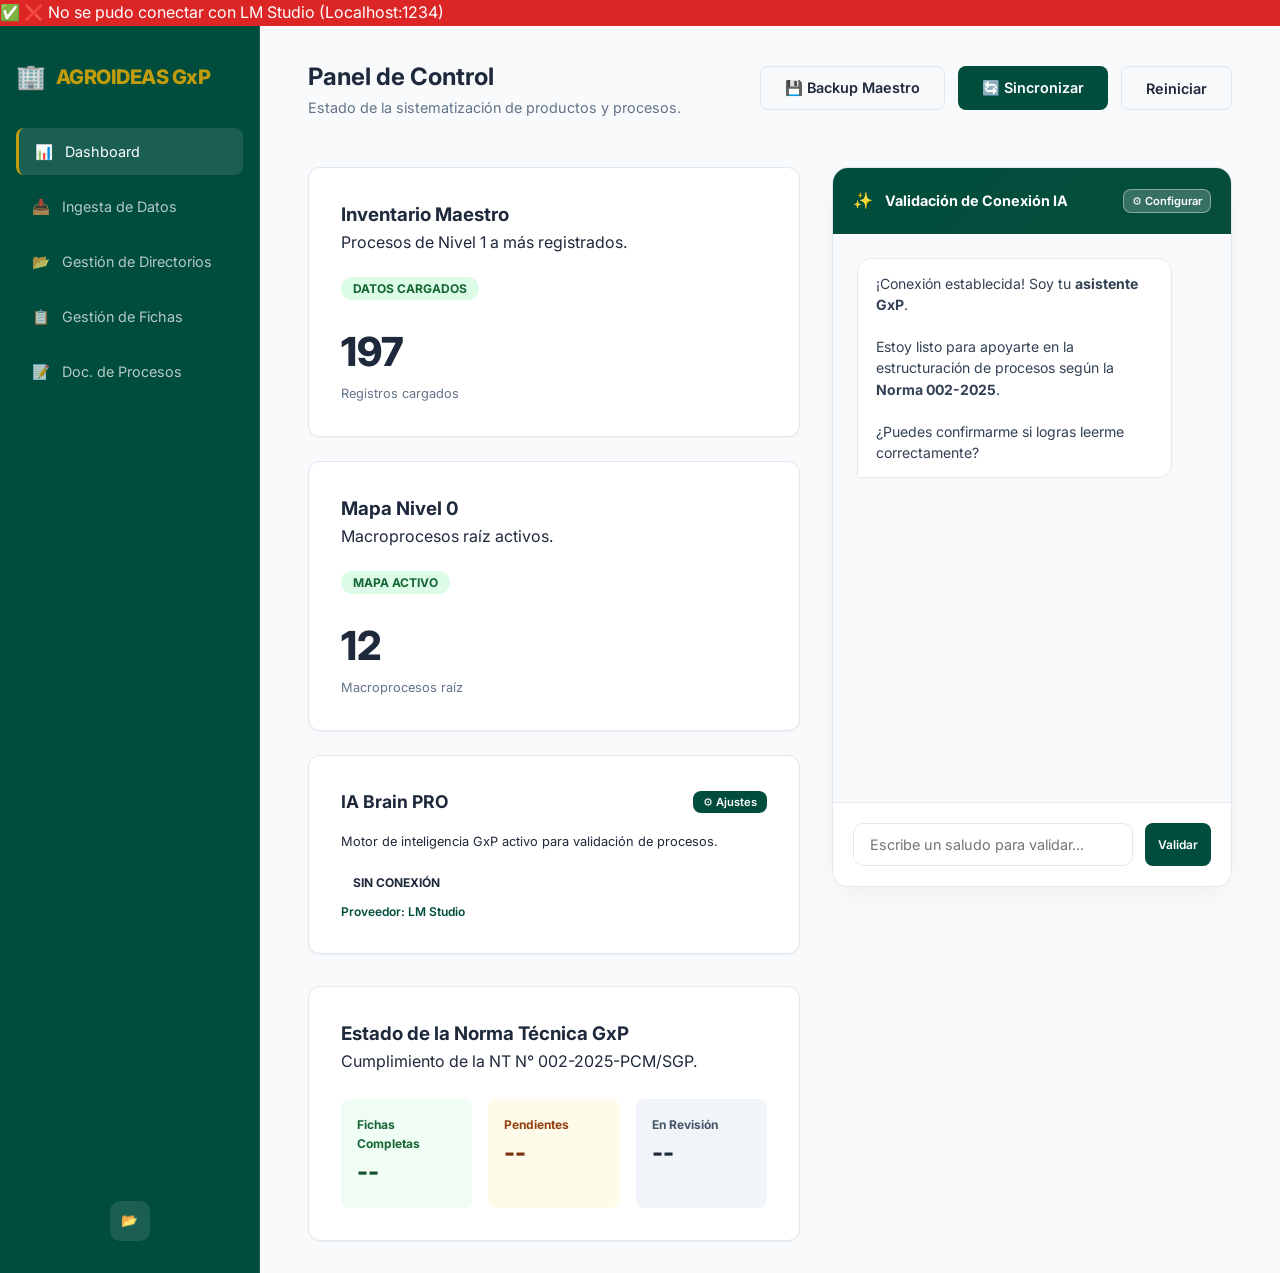
<file: index.html>
<!DOCTYPE html>
<html lang="es">
<head>
    <meta charset="UTF-8">
    <meta name="viewport" content="width=device-width, initial-scale=1.0">
    <title>Dashboard | AGROIDEAS GxP</title>
    <link rel="stylesheet" href="css/main.css">
    <link href="https://fonts.googleapis.com/css2?family=Inter:wght@400;600;700;800&display=swap" rel="stylesheet">
    <style>
        .toast.show { transform: translateY(0); }

        /* Estilos de Chat Dashboard Premium */
        .dashboard-layout { display: grid; grid-template-columns: 1fr 400px; gap: 2rem; align-items: start; }
        .chat-panel { 
            display: flex; flex-direction: column; height: calc(100vh - 180px); 
            background: white; border-radius: 16px; border: 1px solid var(--color-border);
            overflow: hidden; box-shadow: 0 10px 25px -5px rgba(0,0,0,0.05);
            position: sticky; top: 120px;
        }
        .chat-panel__header { padding: 1.25rem; background: linear-gradient(135deg, var(--color-primary) 0%, #064e3b 100%); color: white; display:flex; align-items:center; gap:0.75rem; }
        .chat-panel__messages { 
            flex: 1; overflow-y: auto; padding: 1.5rem; display: flex; flex-direction: column; gap: 1.25rem; background: #f8fafc; 
            scroll-behavior: smooth;
        }
        .message { 
            padding: 0.9rem 1.1rem; border-radius: 14px; font-size: 0.88rem; max-width: 90%; 
            line-height: 1.5; animation: fadeIn 0.3s ease-out;
        }
        .message strong { font-weight: 700; color: inherit; }
        .message--user { 
            align-self: flex-end; background: var(--color-primary); color: white; 
            border-bottom-right-radius: 2px; box-shadow: 0 4px 6px -1px rgba(5, 150, 105, 0.2);
        }
        .message--ai { 
            align-self: flex-start; background: white; border: 1px solid var(--color-border); 
            color: #334155; border-bottom-left-radius: 2px; box-shadow: 0 2px 4px rgba(0,0,0,0.02);
        }
        .chat-panel__input { padding: 1.25rem; background: white; border-top: 1px solid var(--color-border); display: flex; gap: 0.75rem; }
        .chat-input { 
            flex: 1; padding: 0.75rem 1rem; border: 1px solid #e2e8f0; border-radius: 10px; 
            font-family: inherit; font-size: 0.9rem; transition: all 0.2s;
        }
        .chat-input:focus { outline: none; border-color: var(--color-primary); box-shadow: 0 0 0 3px rgba(5, 150, 105, 0.1); }
        
        @keyframes fadeIn {
            from { opacity: 0; transform: translateY(10px); }
            to { opacity: 1; transform: translateY(0); }
        }
    </style>
</head>
<body>
    <div id="ai-toast" class="toast">
        <span>✅</span> <span id="toast-msg">IA Conectada con éxito</span>
    </div>

    <div class="app-container">
        <aside class="sidebar">
            <div class="sidebar__logo">
                <span style="font-size: 1.5rem;">🏢</span>
                <span>AGROIDEAS GxP</span>
            </div>
            <nav>
                <ul class="sidebar__nav">
                    <li><a href="index.html" class="sidebar__link sidebar__link--active"><span>📊</span> <span>Dashboard</span></a></li>
                    <li><a href="admin-ingesta.html" class="sidebar__link"><span>📥</span> <span>Ingesta de Datos</span></a></li>
                    <li><a href="admin-directorios.html" class="sidebar__link"><span>📂</span> <span>Gestión de Directorios</span></a></li>
                    <li><a href="gestion-fichas.html" class="sidebar__link"><span>📋</span> <span>Gestión de Fichas</span></a></li>
                    <li><a href="documentos-procesos.html" class="sidebar__link"><span>📝</span> <span>Doc. de Procesos</span></a></li>
                </ul>
            </nav>
        </aside>

        <main class="content">
            <header class="header">
                <div>
                    <h1 class="header__title">Panel de Control</h1>
                    <p class="header__subtitle">Estado de la sistematización de productos y procesos.</p>
                </div>
                <div style="display:flex; gap:0.8rem;">
                    <button class="btn btn--outline" onclick="db.exportFullDatabase()" title="Descargar todo para actualizar archivo semilla">💾 Backup Maestro</button>
                    <button class="btn btn--primary" onclick="syncWithMaster()">🔄 Sincronizar</button>
                    <button class="btn btn--outline" onclick="resetSystem()">Reiniciar</button>
                </div>
            </header>

            <div class="dashboard-layout">
                <section class="data-grid-container">
                    <div class="data-grid">
                        <!-- Inventario -->
                        <div class="card">
                            <h3>Inventario Maestro</h3>
                            <p class="color-text-muted">Procesos de Nivel 1 a más registrados.</p>
                            <div style="margin: 1.2rem 0;"><span id="badge-inv" class="status-badge">DETECTANDO...</span></div>
                            <p id="count-inv" style="font-size: 2.5rem; font-weight: 800;">0</p>
                            <p style="font-size: 0.8rem; color: var(--color-text-muted);">Registros cargados</p>
                        </div>

                        <!-- Mapa 0 -->
                        <div class="card">
                            <h3>Mapa Nivel 0</h3>
                            <p class="color-text-muted">Macroprocesos raíz activos.</p>
                            <div style="margin: 1.2rem 0;"><span id="badge-n0" class="status-badge">DETECTANDO...</span></div>
                            <p id="count-n0" style="font-size: 2.5rem; font-weight: 800;">0</p>
                            <p style="font-size: 0.8rem; color: var(--color-text-muted);">Macroprocesos raíz</p>
                        </div>

                        <!-- IA Brain PRO - Simplificado -->
                        <div class="card">
                            <div style="display:flex; justify-content:space-between; align-items:center; margin-bottom:1rem;">
                                <h3 style="font-size:1.1rem;">IA Brain PRO</h3>
                                <button class="btn btn--primary btn--sm" onclick="openConfig()" style="font-size:0.7rem; padding:4px 10px;">⚙️ Ajustes</button>
                            </div>
                            <p class="color-text-muted" style="font-size:0.8rem; margin-bottom:1rem;">Motor de inteligencia GxP activo para validación de procesos.</p>
                            <div style="margin: 0.5rem 0;"><span id="badge-ai" class="status-badge status-badge--pending">CARGANDO...</span></div>
                            <p id="active-provider-name" style="font-size:0.75rem; font-weight:600; color:var(--color-primary); margin-top:0.5rem;">Cargando configuración...</p>
                        </div>
                    </div>

                    <div class="card" style="margin-top:2rem;">
                         <h3>Estado de la Norma Técnica GxP</h3>
                         <p class="color-text-muted" style="margin-bottom:1.5rem;">Cumplimiento de la NT N° 002-2025-PCM/SGP.</p>
                         <div style="display:grid; grid-template-columns: 1fr 1fr 1fr; gap:1rem;">
                             <div style="padding:1rem; background:#f0fdf4; border-radius:8px;">
                                 <h4 style="color:#166534; font-size:0.75rem;">Fichas Completas</h4>
                                 <p style="font-size:1.5rem; font-weight:800; color:#14532d;">--</p>
                             </div>
                             <div style="padding:1rem; background:#fffbeb; border-radius:8px;">
                                 <h4 style="color:#92400e; font-size:0.75rem;">Pendientes</h4>
                                 <p style="font-size:1.5rem; font-weight:800; color:#78350f;">--</p>
                             </div>
                             <div style="padding:1rem; background:#f1f5f9; border-radius:8px;">
                                 <h4 style="color:#475569; font-size:0.75rem;">En Revisión</h4>
                                 <p style="font-size:1.5rem; font-weight:800; color:#1e293b;">--</p>
                             </div>
                         </div>
                    </div>
                </section>

                <!-- Panel de Chat IA -->
                <aside class="chat-panel">
                    <div class="chat-panel__header">
                        <span>✨</span>
                        <h3 style="font-size:0.9rem; margin:0; flex:1; color:white;">Validación de Conexión IA</h3>
                        <button class="btn btn--sm" onclick="openConfig()" style="background: rgba(255,255,255,0.2); color:white; border:1px solid rgba(255,255,255,0.4); padding:4px 8px; font-size:0.7rem;">⚙️ Configurar</button>
                    </div>
                    <div class="chat-panel__messages" id="chat-messages">
                        <div class="message message--ai">
                            ¡Conexión establecida! Soy tu <strong>asistente GxP</strong>. <br><br>
                            Estoy listo para apoyarte en la estructuración de procesos según la <strong>Norma 002-2025</strong>. <br><br>
                            ¿Puedes confirmarme si logras leerme correctamente?
                        </div>
                    </div>
                    <div class="chat-panel__input">
                        <input type="text" id="chat-input" class="chat-input" placeholder="Escribe un saludo para validar...">
                        <button class="btn btn--primary btn--sm" onclick="sendChatMessage()">Validar</button>
                    </div>
                </aside>
            </div>
        </main>
    </div>

    <!-- Modal de Configuración IA -->
    <div id="config-modal" class="modal-overlay">
        <div class="modal-content" style="max-width: 400px;">
            <h3 style="margin-bottom:1.5rem;">Configuración de IA</h3>
            
            <div style="margin-bottom:1.2rem;">
                <label style="display:block; font-size:0.8rem; font-weight:600; margin-bottom:0.4rem;">Proveedor de IA</label>
                <select id="ai-provider-select" style="width:100%; padding:0.6rem; border-radius:6px; border:1px solid var(--color-border);">
                    <option value="gemini">Google Gemini (Cloud)</option>
                    <option value="lm-studio">LM Studio (Local: 1234)</option>
                </select>
            </div>

            <div id="gemini-config-group" style="margin-bottom:1.5rem;">
                <label style="display:block; font-size:0.8rem; font-weight:600; margin-bottom:0.4rem;">Gemini API Key</label>
                <input type="password" id="gemini-key-input" placeholder="AIzaSy..." style="width:100%; padding:0.6rem; border-radius:6px; border:1px solid var(--color-border); margin-bottom:0.8rem;">
                
                <label style="display:block; font-size:0.8rem; font-weight:600; margin-bottom:0.4rem;">Modelo Gemini</label>
                <select id="gemini-model-input" style="width:100%; padding:0.6rem; border-radius:6px; border:1px solid var(--color-border);">
                    <option value="gemini-2.5-flash">Gemini 2.5 Flash (Recomendado)</option>
                    <option value="gemini-2.5-pro">Gemini 2.5 Pro</option>
                    <option value="gemini-3.1-pro-preview">Gemini 3.1 Pro Preview</option>
                    <option value="gemini-1.5-flash">Gemini 1.5 Flash</option>
                </select>
            </div>

            <div id="lm-config-group" style="margin-bottom:1.5rem; display:none;">
                <label style="display:block; font-size:0.8rem; font-weight:600; margin-bottom:0.4rem;">LM Studio Bearer Token</label>
                <input type="password" id="lm-token-input" placeholder="sk-lm-..." style="width:100%; padding:0.6rem; border-radius:6px; border:1px solid var(--color-border);">
            </div>

            <div style="display:flex; justify-content:flex-end; gap:0.8rem;">
                <button class="btn btn--outline btn--sm" onclick="closeConfig()">Cancelar</button>
                <button class="btn btn--primary btn--sm" onclick="saveConfig()">Guardar Cambios</button>
            </div>
        </div>
    </div>

    <script src="js/storage.js"></script>
    <script src="js/core-engine.js"></script>
    <script src="js/ai-handler.js"></script>
    <script src="js/ui-ux.js"></script>
    <script>
        function showToast(msg, type = 'success') {
            const toast = document.getElementById('ai-toast');
            if (toast) {
                const msgSpan = document.getElementById('toast-msg');
                msgSpan.textContent = msg;
                
                // Reset classes
                toast.className = 'toast';
                if (type === 'error') toast.classList.add('toast--error');
                if (type === 'warning') toast.classList.add('toast--warning');
                
                toast.classList.add('show');
                setTimeout(() => toast.classList.remove('show'), 3500);
            }
        }

        async function updateUI() {
            try {
                // 1. Inicializar desde Fuente Única de Verdad (JSON)
                await db.bootstrap();

                // 2. Cargar Datos Locales
                const inv = db.get(db.DB_KEYS.INVENTARIO) || [];
                const n0 = db.get(db.DB_KEYS.MAPA_NIVEL_0) || [];

                document.getElementById('count-inv').textContent = inv.length;
                document.getElementById('count-n0').textContent = n0.length;

                const bInv = document.getElementById('badge-inv');
                bInv.textContent = inv.length > 0 ? 'DATOS CARGADOS' : 'SISTEMA VACÍO';
                bInv.className = `status-badge ${inv.length > 0 ? 'status-badge--success' : 'status-badge--warning'}`;

                const bN0 = document.getElementById('badge-n0');
                bN0.textContent = n0.length > 0 ? 'MAPA ACTIVO' : 'SIN MAPA';
                bN0.className = `status-badge ${n0.length > 0 ? 'status-badge--success' : 'status-badge--warning'}`;

                // 3. Cargar Configuración IA
                const provider = localStorage.getItem('AI_PROVIDER') || 'lm-studio';
                const providerName = provider === 'gemini' ? 'Google Gemini' : 'LM Studio';
                document.getElementById('active-provider-name').textContent = `Proveedor: ${providerName}`;

                // 4. Test Conexión Asíncrono
                checkAIConnection().then(ok => {
                    const bAi = document.getElementById('badge-ai');
                    if (ok) {
                        const name = provider === 'gemini' ? 'Google Gemini' : 'LM Studio';
                        bAi.textContent = `${name.toUpperCase()} LISTO`;
                        bAi.className = 'status-badge status-badge--success';
                        showToast(`${name} conectado correctamente`);
                    } else {
                        bAi.textContent = 'SIN CONEXIÓN';
                        bAi.className = 'status-badge status-badge--warning';
                    }
                });
            } catch (e) {
                console.error("Dashboard UI Error:", e);
            }
        }

        // La función saveConfig ahora reside en ai-handler.js para evitar duplicidad
        // y asegurar que el modal se cierre correctamente.

        function resetSystem() {
            if(confirm('¿Reiniciar todo el sistema? Se perderán cambios manuales.')){
                localStorage.clear();
                location.reload();
            }
        }

        async function syncWithMaster() {
            if(confirm('¿Sincronizar con el Inventario Maestro? Esto actualizará su base de datos local con la versión más reciente del servidor.')){
                const ok = await db.forceLoadMaster();
                if(ok) {
                    showToast('Sincronización exitosa');
                    updateUI();
                } else {
                    alert('Error al sincronizar con el archivo maestro.');
                }
            }
        }

        // --- Lógica de Chat IA con Formato ---
        function formatMarkdown(text) {
            if (!text) return "";
            return text
                .replace(/\*\*(.*?)\*\*/g, '<strong>$1</strong>')
                .replace(/\*(.*?)\*/g, '<em>$1</em>')
                .replace(/\n/g, '<br>')
                .replace(/^- (.*)$/gm, '• $1'); // Simular listas
        }

        async function sendChatMessage() {
            const input = document.getElementById('chat-input');
            const messages = document.getElementById('chat-messages');
            const text = input.value.trim();
            if(!text) return;

            // Añadir mensaje usuario
            const userMsg = document.createElement('div');
            userMsg.className = 'message message--user';
            userMsg.textContent = text;
            messages.appendChild(userMsg);
            input.value = '';
            messages.scrollTop = messages.scrollHeight;

            // Añadir placeholder AI
            const aiMsg = document.createElement('div');
            aiMsg.className = 'message message--ai';
            aiMsg.innerHTML = '<span class="loading-dots">Generando respuesta...</span>';
            messages.appendChild(aiMsg);

            try {
                const response = await getAICompletion(text);
                aiMsg.innerHTML = formatMarkdown(response);
            } catch(e) {
                aiMsg.innerHTML = `<span style="color:#dc2626">⚠️ Error: ${e.message}</span>`;
                console.error("Chat Error:", e);
            }
            messages.scrollTop = messages.scrollHeight;
        }

        document.getElementById('chat-input').onkeydown = (e) => {
            if(e.key === 'Enter') sendChatMessage();
        };

        document.addEventListener('DOMContentLoaded', updateUI);
    </script>
</body>
</html>
</file>
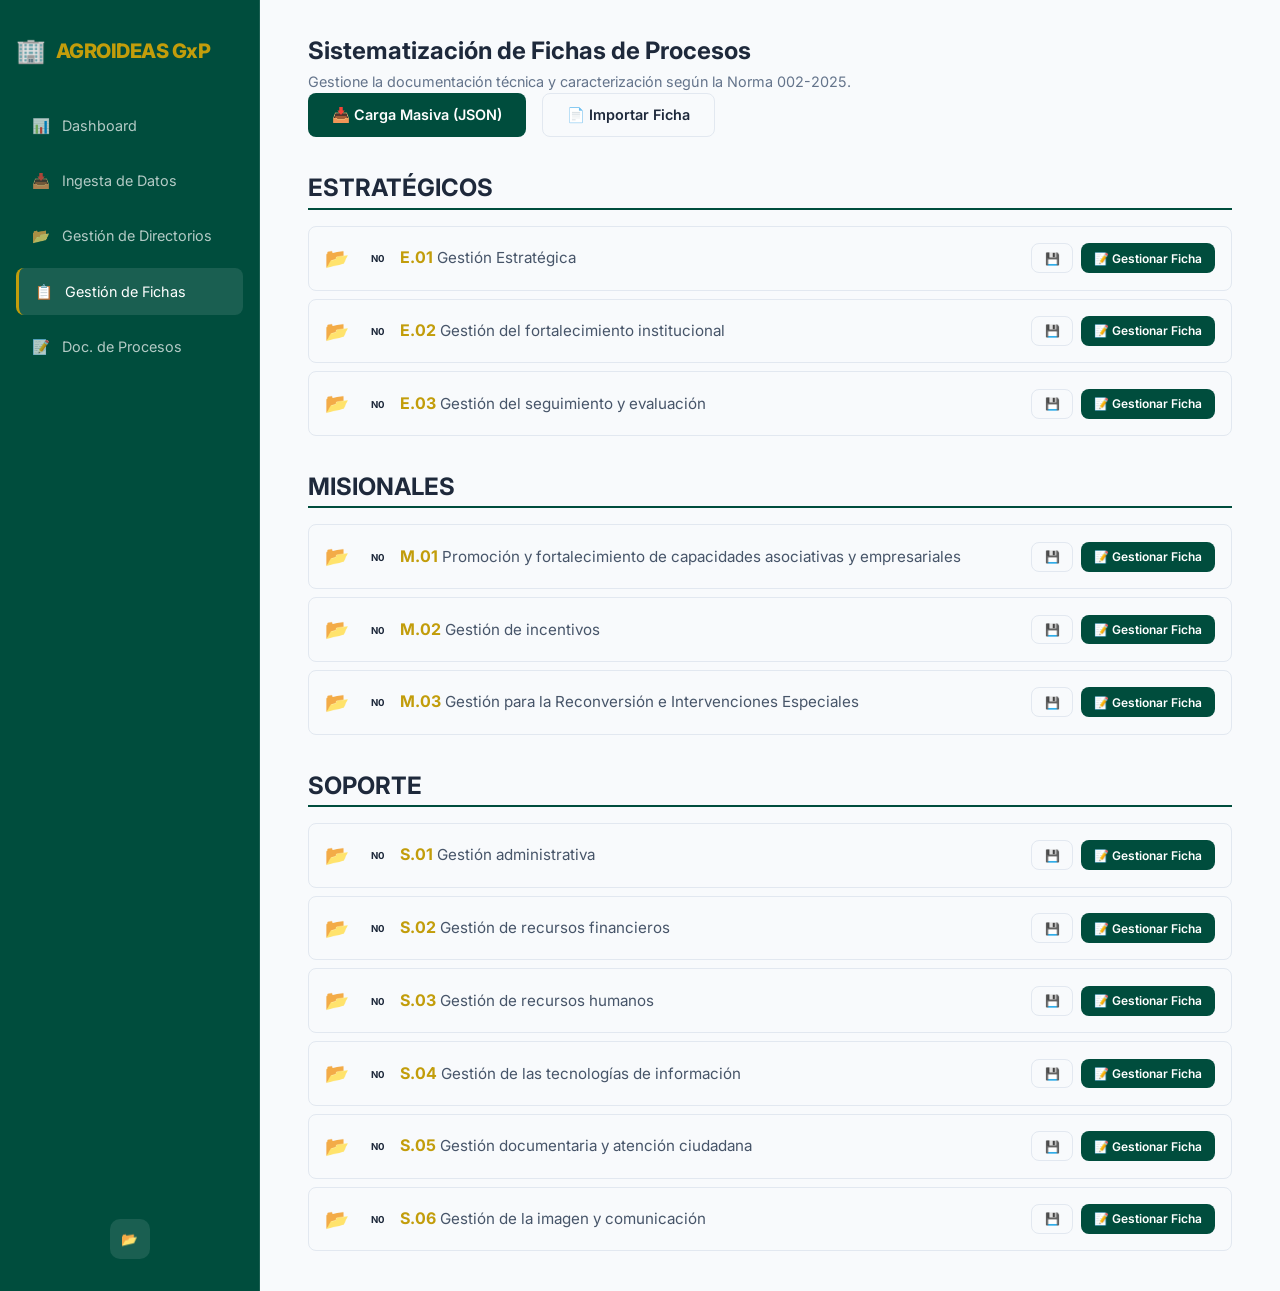
<file: gestion-fichas.html>
<!DOCTYPE html>
<html lang="es">
<head>
    <meta charset="UTF-8">
    <meta name="viewport" content="width=device-width, initial-scale=1.0">
    <title>Gestor de Fichas GxP | AGROIDEAS</title>
    <link rel="stylesheet" href="css/main.css">
    <link href="https://fonts.googleapis.com/css2?family=Inter:wght@400;600;700;800&display=swap" rel="stylesheet">
    <style>
        .filter-header {
            display: flex;
            justify-content: space-between;
            align-items: center;
            background: white;
            padding: 1.5rem 2rem;
            border-bottom: 1px solid var(--color-border);
            margin: -2rem -3rem 2rem -3rem;
        }
    </style>
</head>
<body>
    <div class="app-container">
        <aside class="sidebar">
            <div class="sidebar__logo">
                <span style="font-size: 1.5rem;">🏢</span>
                <span>AGROIDEAS GxP</span>
            </div>
            <nav>
                <ul class="sidebar__nav">
                    <li><a href="index.html" class="sidebar__link"><span>📊</span> <span>Dashboard</span></a></li>
                    <li><a href="admin-ingesta.html" class="sidebar__link"><span>📥</span> <span>Ingesta de Datos</span></a></li>
                    <li><a href="admin-directorios.html" class="sidebar__link"><span>📂</span> <span>Gestión de Directorios</span></a></li>
                    <li><a href="gestion-fichas.html" class="sidebar__link sidebar__link--active"><span>📋</span> <span>Gestión de Fichas</span></a></li>
                    <li><a href="documentos-procesos.html" class="sidebar__link"><span>📝</span> <span>Doc. de Procesos</span></a></li>
                </ul>
            </nav>
        </aside>

        <main class="content">
                <div>
                    <h1 class="header__title">Sistematización de Fichas de Procesos</h1>
                    <p class="header__subtitle">Gestione la documentación técnica y caracterización según la Norma 002-2025.</p>
                </div>
                <div style="display:flex; gap:1rem;">
                    <button class="btn btn--primary" onclick="openModal('mass')">📥 Carga Masiva (JSON)</button>
                    <button class="btn btn--outline" onclick="openModal('single')">📄 Importar Ficha</button>
                </div>
            </header>

            <div id="inventory-list">
                <!-- Acordeones cargados por JS -->
            </div>
        </main>
    </div>

    <!-- Modal de Ingesta -->
    <div id="ingesta-modal" class="modal" style="display: none; position: fixed; z-index: 2000; left: 0; top: 0; width: 100%; height: 100%; background: rgba(0,0,0,0.5); backdrop-filter: blur(4px);">
        <div class="modal-content" style="background: white; margin: 5% auto; padding: 2.5rem; border-radius: 16px; width: 60%; max-width: 800px; box-shadow: var(--shadow-lg); position: relative;">
            <h2 id="modal-title" style="margin-bottom:1rem; color:var(--color-primary);">Carga Masiva de Fichas</h2>
            <p style="font-size:0.8rem; color:var(--color-text-muted); margin-bottom:1.5rem;">Pegue el contenido JSON siguiendo el formato inmutable de MIDAGRI.</p>
            <textarea id="json-input" class="form-control" style="width:100%; height:300px; font-family:monospace; font-size:0.75rem; padding:1rem; border-radius:8px; margin-bottom:1.5rem; border:1px solid var(--color-border);" placeholder='[ { "fichaDeProductoYProceso": { ... } } ]'></textarea>
            <div style="display:flex; justify-content:flex-end; gap:12px;">
                <button class="btn btn--outline" onclick="closeModal()">Cancelar</button>
                <button class="btn btn--primary" onclick="handleInjection()">Procesar e Inyectar</button>
            </div>
        </div>
    </div>

    <!-- Notificaciones -->
    <div id="toast" class="toast" style="position: fixed; top: 20px; right: 20px; padding: 1rem 2rem; border-radius: 8px; background: #059669; color: white; font-weight: 600; box-shadow: 0 10px 15px -3px rgba(0,0,0,0.1); transform: translateY(-100px); transition: all 0.4s cubic-bezier(0.175, 0.885, 0.32, 1.275); z-index: 9999; display: flex; align-items: center; gap: 0.5rem;">
        <span id="toast-msg">Mensaje</span>
    </div>

    <script src="js/storage.js"></script>
    <script src="js/core-engine.js"></script>
    <script src="js/export-engine.js"></script>
    <script src="js/admin-manager.js"></script>
    <script src="js/ui-ux.js"></script>
    <script>
        function exportFicha(code) {
            const ficha = core.getFicha(code);
            if(ficha && (ficha.nombre || ficha.codigo)) {
                exporter.toWord(ficha);
                showToast(`Ficha ${code} descargada`);
            } else {
                alert('No hay datos suficientes para exportar esta ficha. Por favor, edítela primero.');
            }
        }
        function showToast(msg) {
            const toast = document.getElementById('toast');
            if (toast) {
                document.getElementById('toast-msg').textContent = msg;
                toast.style.transform = 'translateY(0)';
                setTimeout(() => toast.style.transform = 'translateY(-100px)', 3000);
            }
        }

        function openModal(mode) {
            const modal = document.getElementById('ingesta-modal');
            const title = document.getElementById('modal-title');
            const input = document.getElementById('json-input');
            
            modal.style.display = 'block';
            if(mode === 'mass') {
                title.textContent = 'Carga Masiva de Fichas (JSON)';
                input.placeholder = '[ { "fichaDeProductoYProceso": { ... } }, ... ]';
            } else {
                title.textContent = 'Importar Ficha Individual';
                input.placeholder = '{ "fichaDeProductoYProceso": { "codigo": "E.01.01", ... } }';
            }
        }

        function closeModal() {
            document.getElementById('ingesta-modal').style.display = 'none';
        }

        function handleInjection() {
            const val = document.getElementById('json-input').value;
            if(!val) return alert("Por favor, pegue el contenido JSON.");
            
            try {
                const data = JSON.parse(val);
                if(typeof admin !== 'undefined') {
                    admin.injectFichas(data);
                    showToast("Fichas integradas correctamente");
                    closeModal();
                    renderAccordion();
                }
            } catch (e) {
                alert('❌ Error de validación: El formato JSON no es válido.');
            }
        }
        document.addEventListener('DOMContentLoaded', async () => {
            await db.bootstrap();
            renderAccordion();
        });

        function renderAccordion() {
            const tree = core.buildTree();
            const container = document.getElementById('inventory-list');
            container.innerHTML = '';

            Object.keys(tree).forEach(catName => {
                const cat = tree[catName];
                if (Object.keys(cat.children).length === 0) return;

                const section = document.createElement('div');
                section.className = 'category-section';
                section.innerHTML = `
                    <h2 class="category-title" style="margin: 2rem 0 1rem; border-bottom: 2px solid var(--color-primary);">${catName}</h2>
                `;
                container.appendChild(section);

                Object.keys(cat.children).sort().forEach(code => {
                    const node = cat.children[code];
                    section.appendChild(createAccordionItem(code, node, 0));
                });
            });
        }

        function createAccordionItem(code, node, depth) {
            const details = document.createElement('details');
            details.className = 'inventory-accordion';
            details.style.marginBottom = '0.5rem';
            details.style.marginLeft = `${depth * 1}rem`;

            const hasChildren = node.children && Object.keys(node.children).length > 0;
            const summaryIcon = hasChildren ? '📂' : '📄';
            
            // Colores por nivel
            const colors = ['#f8fafc', '#ffffff', '#f1f5f9', '#f8fafc'];
            const bg = colors[depth] || '#fff';

            details.innerHTML = `
                <summary style="background: ${bg}; padding: 1rem; border: 1px solid #e2e8f0; border-radius: 8px; cursor: pointer; list-style: none; display: flex; justify-content: space-between; align-items: center; transition: all 0.3s ease;">
                    <div style="display: flex; align-items: center; gap: 10px;">
                        <span style="font-size: 1.2rem;">${summaryIcon}</span>
                        <div>
                            <span class="status-badge" style="font-size: 0.6rem; vertical-align: middle;">N${node.level}</span>
                            <span style="font-weight: 700; color: var(--color-secondary);">${code}</span>
                            <span style="color: #475569; font-size: 0.95rem;">${node.name}</span>
                        </div>
                    </div>
                    <div class="actions" style="display:flex; gap:8px;">
                        <button class="btn btn--outline btn--sm" onclick="event.preventDefault(); exportFicha('${code}')" title="Descargar Word">
                            💾
                        </button>
                        <button class="btn btn--primary btn--sm" onclick="event.preventDefault(); window.location.href='editor-ficha.html?code=${code}'">
                            📝 Gestionar Ficha
                        </button>
                    </div>
                </summary>
                <div class="accordion-content" style="padding: 0.5rem 0 0.5rem 1.5rem; border-left: 2px solid #cbd5e1; margin-top: -4px;">
                    ${Object.keys(node.children).length === 0 ? '<p style="font-size: 0.8rem; color: #94a3b8; padding: 0.5rem;">Fin de jerarquía.</p>' : ''}
                </div>
            `;

            if (hasChildren) {
                const content = details.querySelector('.accordion-content');
                Object.keys(node.children).sort().forEach(childCode => {
                    content.appendChild(createAccordionItem(childCode, node.children[childCode], depth + 1));
                });
            }

            return details;
        }
    </script>
</body>
</html>
</file>
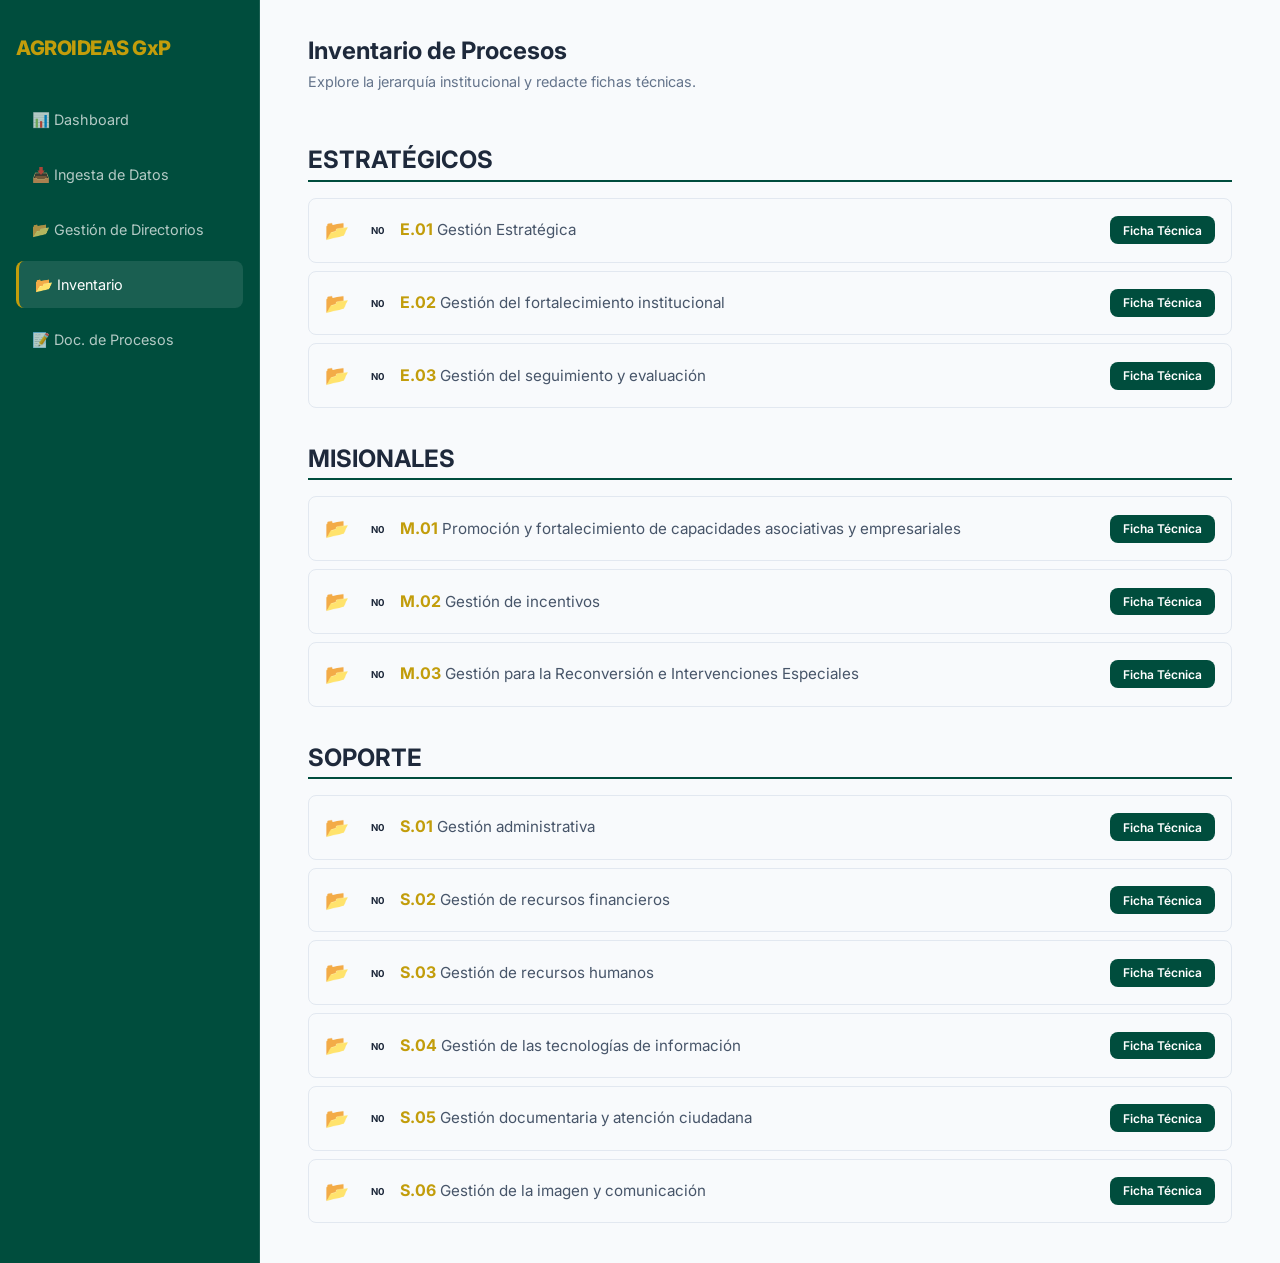
<file: inventario.html>
<!DOCTYPE html>
<html lang="es">
<head>
    <meta charset="UTF-8">
    <meta name="viewport" content="width=device-width, initial-scale=1.0">
    <title>Inventario Detallado | AGROIDEAS</title>
    <link rel="stylesheet" href="css/main.css">
    <link href="https://fonts.googleapis.com/css2?family=Inter:wght@400;600;700;800&display=swap" rel="stylesheet">
    <style>
        .filter-header {
            display: flex;
            justify-content: space-between;
            align-items: center;
            background: white;
            padding: 1.5rem 2rem;
            border-bottom: 1px solid var(--color-border);
            margin: -2rem -3rem 2rem -3rem;
        }
    </style>
</head>
<body>
    <div class="app-container">
        <aside class="sidebar">
            <div class="sidebar__logo">AGROIDEAS GxP</div>
            <nav>
                <ul class="sidebar__nav">
                    <li><a href="index.html" class="sidebar__link">📊 Dashboard</a></li>
                    <li><a href="admin-ingesta.html" class="sidebar__link">📥 Ingesta de Datos</a></li>
                    <li><a href="admin-directorios.html" class="sidebar__link">📂 Gestión de Directorios</a></li>
                    <li><a href="inventario.html" class="sidebar__link sidebar__link--active">📂 Inventario</a></li>
                    <li><a href="documentos-procesos.html" class="sidebar__link">📝 Doc. de Procesos</a></li>
                </ul>
            </nav>
        </aside>

        <main class="content">
            <header class="header">
                <div>
                    <h1 class="header__title">Inventario de Procesos</h1>
                    <p class="header__subtitle">Explore la jerarquía institucional y redacte fichas técnicas.</p>
                </div>
            </header>

            <div id="inventory-list">
                <!-- Acordeones cargados por JS -->
            </div>
        </main>
    </div>

    <!-- Scripts -->
    <script src="js/storage.js"></script>
    <script src="js/core-engine.js"></script>
    <script>
        document.addEventListener('DOMContentLoaded', async () => {
            await db.bootstrap();
            renderAccordion();
        });

        function renderAccordion() {
            const tree = core.buildTree();
            const container = document.getElementById('inventory-list');
            container.innerHTML = '';

            Object.keys(tree).forEach(catName => {
                const cat = tree[catName];
                if (Object.keys(cat.children).length === 0) return;

                const section = document.createElement('div');
                section.className = 'category-section';
                section.innerHTML = `
                    <h2 class="category-title" style="margin: 2rem 0 1rem; border-bottom: 2px solid var(--color-primary);">${catName}</h2>
                `;
                container.appendChild(section);

                Object.keys(cat.children).sort().forEach(code => {
                    const node = cat.children[code];
                    section.appendChild(createAccordionItem(code, node, 0));
                });
            });
        }

        function createAccordionItem(code, node, depth) {
            const details = document.createElement('details');
            details.className = 'inventory-accordion';
            details.style.marginBottom = '0.5rem';
            details.style.marginLeft = `${depth * 1}rem`;

            const hasChildren = node.children && Object.keys(node.children).length > 0;
            const summaryIcon = hasChildren ? '📂' : '📄';
            
            // Colores por nivel
            const colors = ['#f8fafc', '#ffffff', '#f1f5f9', '#f8fafc'];
            const bg = colors[depth] || '#fff';

            details.innerHTML = `
                <summary style="background: ${bg}; padding: 1rem; border: 1px solid #e2e8f0; border-radius: 8px; cursor: pointer; list-style: none; display: flex; justify-content: space-between; align-items: center; transition: all 0.3s ease;">
                    <div style="display: flex; align-items: center; gap: 10px;">
                        <span style="font-size: 1.2rem;">${summaryIcon}</span>
                        <div>
                            <span class="status-badge" style="font-size: 0.6rem; vertical-align: middle;">N${node.level}</span>
                            <span style="font-weight: 700; color: var(--color-secondary);">${code}</span>
                            <span style="color: #475569; font-size: 0.95rem;">${node.name}</span>
                        </div>
                    </div>
                    <div class="actions">
                        <button class="btn btn--primary btn--sm" onclick="event.preventDefault(); window.location.href='editor-ficha.html?code=${code}'">
                            Ficha Técnica
                        </button>
                    </div>
                </summary>
                <div class="accordion-content" style="padding: 0.5rem 0 0.5rem 1.5rem; border-left: 2px solid #cbd5e1; margin-top: -4px;">
                    ${Object.keys(node.children).length === 0 ? '<p style="font-size: 0.8rem; color: #94a3b8; padding: 0.5rem;">Fin de jerarquía.</p>' : ''}
                </div>
            `;

            if (hasChildren) {
                const content = details.querySelector('.accordion-content');
                Object.keys(node.children).sort().forEach(childCode => {
                    content.appendChild(createAccordionItem(childCode, node.children[childCode], depth + 1));
                });
            }

            return details;
        }
    </script>
</body>
</html>
</file>
<file: css/main.css>
/**
 * main.css
 * Metodología BEM (Block, Element, Modifier)
 * Estética Premium: Dark/Clean Mode con acentos institucionales.
 */

:root {
    /* Paleta Institucional AGROIDEAS */
    --color-primary: #004d3d; /* Verde Oscuro */
    --color-primary-light: #006b54;
    --color-secondary: #c29d0b; /* Dorado/Ocre */
    --color-bg: #f8fafc;
    --color-surface: #ffffff;
    --color-text: #1e293b;
    --color-text-muted: #64748b;
    --color-border: #e2e8f0;
    --color-success: #22c55e;
    
    --shadow-sm: 0 1px 2px 0 rgb(0 0 0 / 0.05);
    --shadow-md: 0 4px 6px -1px rgb(0 0 0 / 0.1);
    --shadow-lg: 0 10px 15px -3px rgb(0 0 0 / 0.1);
    
    --radius: 12px;
    --font-main: 'Inter', system-ui, -apple-system, sans-serif;
    --transition: all 0.3s cubic-bezier(0.4, 0, 0.2, 1);
}

/* Modales Flotantes Universales */
.modal-overlay {
    position: fixed; top: 0; left: 0; width: 100%; height: 100%;
    background: rgba(15, 23, 42, 0.6); 
    display: none; align-items: center; justify-content: center;
    z-index: 2000; backdrop-filter: blur(8px);
    transition: var(--transition);
}
.modal-overlay--active { display: flex; }
.modal-content {
    background: white; border-radius: var(--radius); padding: 2.5rem;
    width: 90%; max-width: 550px; box-shadow: var(--shadow-lg);
    position: relative; animation: modalIn 0.4s cubic-bezier(0.175, 0.885, 0.32, 1.275);
}
@keyframes modalIn {
    from { transform: translateY(30px); opacity: 0; }
    to { transform: translateY(0); opacity: 1; }
}

* {
    margin: 0;
    padding: 0;
    box-sizing: border-box;
}

body {
    font-family: var(--font-main);
    background-color: var(--color-bg);
    color: var(--color-text);
    line-height: 1.6;
    overflow-x: hidden;
}

/* --- Layout --- */
.app-container {
    display: grid;
    grid-template-columns: 260px 1fr;
    min-height: 100vh;
    transition: grid-template-columns 0.4s cubic-bezier(0.4, 0, 0.2, 1);
}

.app-container--slim {
    grid-template-columns: 75px 1fr;
}

/* --- Sidebar --- */
.sidebar {
    background-color: var(--color-primary);
    color: white;
    padding: 2rem 1rem;
    display: flex;
    flex-direction: column;
    gap: 2rem;
    transition: var(--transition);
    overflow: hidden;
    position: relative;
    border-right: 1px solid rgba(255,255,255,0.1);
}

.sidebar--slim {
    padding: 2rem 0.5rem;
    align-items: center;
}

.sidebar__logo {
    font-size: 1.25rem;
    font-weight: 800;
    letter-spacing: -0.5px;
    color: var(--color-secondary);
    white-space: nowrap;
    transition: var(--transition);
    display: flex;
    align-items: center;
    gap: 10px;
}

.sidebar--slim .sidebar__logo span:last-child {
    display: none;
}

.sidebar__nav {
    list-style: none;
    display: flex;
    flex-direction: column;
    gap: 0.5rem;
    width: 100%;
}

.sidebar__link {
    color: rgba(255, 255, 255, 0.7);
    text-decoration: none;
    padding: 0.75rem 1rem;
    border-radius: 8px;
    transition: var(--transition);
    font-size: 0.9rem;
    display: flex;
    align-items: center;
    gap: 0.75rem;
    overflow: hidden;
    white-space: nowrap;
}

.sidebar--slim .sidebar__link {
    justify-content: center;
    padding: 0.75rem;
}

.sidebar--slim .sidebar__link span:last-child {
    display: none;
}

.sidebar__link:hover, .sidebar__link--active {
    background-color: rgba(255, 255, 255, 0.1);
    color: white;
}

.sidebar__link--active {
    border-left: 3px solid var(--color-secondary);
}

.sidebar__toggle {
    position: absolute;
    bottom: 2rem;
    left: 50%;
    transform: translateX(-50%);
    background: rgba(255,255,255,0.1);
    border: none;
    color: white;
    width: 40px;
    height: 40px;
    border-radius: 10px;
    cursor: pointer;
    display: flex;
    align-items: center;
    justify-content: center;
    transition: var(--transition);
}

.sidebar__toggle:hover {
    background: var(--color-secondary);
}

/* --- Main Content --- */
.content {
    padding: 2rem 3rem;
}

.header {
    display: flex;
    justify-content: space-between;
    align-items: center;
    margin-bottom: 3rem;
}

.header__title {
    font-size: 1.5rem;
    font-weight: 700;
}

.header__subtitle {
    color: var(--color-text-muted);
    font-size: 0.9rem;
}

/* --- Components --- */
.card {
    background: var(--color-surface);
    border-radius: var(--radius);
    padding: 2rem;
    border: 1px solid var(--color-border);
    box-shadow: var(--shadow-sm);
    transition: var(--transition);
}

.card:hover {
    box-shadow: var(--shadow-lg);
    transform: translateY(-2px);
}

.card--ingesta {
    max-width: 800px;
    margin: 0 auto;
}

.btn {
    padding: 0.75rem 1.5rem;
    border-radius: 8px;
    border: none;
    font-weight: 600;
    cursor: pointer;
    transition: var(--transition);
    font-family: inherit;
    font-size: 0.9rem;
}

.btn--primary {
    background-color: var(--color-primary);
    color: white;
}

.btn--primary:hover {
    background-color: var(--color-primary-light);
    box-shadow: 0 4px 12px rgba(0, 77, 61, 0.2);
}

.btn--outline {
    background: transparent;
    border: 1px solid var(--color-border);
    color: var(--color-text);
}

.btn--outline:hover {
    background: var(--color-bg);
}

/* Premium style for Inyectar al Sistema button */
.btn--inject {
    background-color: var(--color-primary);
    color: white;
    box-shadow: var(--shadow-md);
    border: none;
    transition: var(--transition), transform 0.2s ease;
    font-weight: 700;
    font-size: 0.95rem;
    border-radius: var(--radius);
    padding: 0.75rem 1.5rem;
}

.btn--inject:hover {
    background-color: var(--color-primary-light);
    box-shadow: var(--shadow-lg);
    transform: translateY(-3px);
}

.btn--inject:active {
    transform: translateY(0);
    box-shadow: var(--shadow-sm);
}

/* --- Ingesta UI --- */
.dropzone {
    border: 2px dashed var(--color-border);
    border-radius: var(--radius);
    padding: 3rem;
    text-align: center;
    background-color: #f1f5f9;
    cursor: pointer;
    transition: var(--transition);
    margin: 2rem 0;
}

.dropzone:hover, .dropzone--active {
    border-color: var(--color-primary);
    background-color: #f0fdf4;
}

.dropzone__icon {
    font-size: 2.5rem;
    color: var(--color-primary);
    margin-bottom: 1rem;
}

.status-badge {
    padding: 0.25rem 0.75rem;
    border-radius: 20px;
    font-size: 0.75rem;
    font-weight: 700;
    text-transform: uppercase;
}

.status-badge--success {
    background-color: #dcfce7;
    color: #166534;
}

.status-badge--pending {
    background-color: #fef9c3;
    color: #854d0e;
}

/* Toast Variants */
.toast--error { background: #dc2626 !important; color: white !important; }
.toast--warning { background: #d97706 !important; color: white !important; }
.toast--success { background: #059669 !important; color: white !important; }

/* --- Data Grid --- */
.data-grid {
    display: grid;
    grid-template-columns: repeat(auto-fill, minmax(300px, 1fr));
    gap: 1.5rem;
}

/* --- Admin Visual Editor --- */
.visual-editor {
    max-height: 800px;
    overflow-y: auto;
    padding: 1.5rem;
    display: flex;
    flex-direction: column;
    gap: 0.5rem;
}

.admin-category-header {
    background: var(--color-primary);
    color: white;
    padding: 0.75rem 1.5rem;
    border-radius: 8px;
    margin-top: 1.5rem;
    margin-bottom: 0.5rem;
    box-shadow: var(--shadow-sm);
}

.admin-node {
    border: 1px solid var(--color-border);
    margin-bottom: 0.25rem;
    border-radius: 4px;
    background: #f8fafc;
}

.admin-node__header {
    padding: 0.5rem 1rem;
    display: flex;
    justify-content: space-between;
    align-items: center;
}

.admin-node__info {
    display: flex;
    align-items: center;
    gap: 0.5rem;
}

.admin-node__name { font-size: 0.8rem; font-weight: 600; }

.admin-node__tools {
    display: flex;
    gap: 0.3rem;
}

.btn-tool {
    background: white;
    border: 1px solid var(--color-border);
    border-radius: 4px;
    padding: 0.2rem 0.4rem;
    cursor: pointer;
    font-size: 0.7rem;
    transition: var(--transition);
}

.btn-tool:hover { background: var(--color-secondary); color: white; }
.btn-tool--danger:hover { background: #ef4444; }

.admin-node__children { margin-left: 1.5rem; border-left: 1px dashed var(--color-border); }
.admin-node__children--collapsed { display: none; }

.admin-node__level-tag { 
    font-size: 0.65rem; padding: 2px 6px; border-radius: 4px; 
    background: rgba(0, 77, 61, 0.1); color: var(--color-primary); 
    font-weight: 700; text-transform: uppercase;
}

.admin-node__toggle-icon { 
    font-size: 0.7rem; color: var(--color-text-muted); 
    transition: transform 0.3s ease; display: inline-block;
}

.admin-node__header--has-children { cursor: pointer; }
.admin-node__header--has-children:hover { background: rgba(0,0,0,0.02); }

.admin-node--level-0 { border-left: 4px solid var(--color-primary); background: white; margin-top: 1rem; }

/* --- Tree View Accordions --- */
.tree-node {
    background: white;
    border-radius: var(--radius);
    margin-bottom: 0.5rem;
    border: 1px solid var(--color-border);
}

.tree-node__header {
    padding: 1rem 1.5rem;
    display: flex;
    justify-content: space-between;
    align-items: center;
    cursor: pointer;
    transition: var(--transition);
}

.tree-node__header:hover { background: #f8fafc; }

.tree-node__info {
    display: flex;
    align-items: center;
    gap: 1rem;
}

.tree-node__arrow {
    font-size: 0.7rem;
    transition: transform 0.3s ease;
    width: 1.5rem;
    text-align: center;
    color: var(--color-text-muted);
}

.tree-node--open > .tree-node__header .tree-node__arrow {
    transform: rotate(90deg);
}

.tree-node__children {
    display: none;
    padding-left: 2.5rem;
    padding-right: 1.5rem;
    padding-bottom: 1rem;
    border-top: 1px solid #f1f5f9;
}

.tree-node--open > .tree-node__children {
    display: block;
}

.level-badge {
    font-size: 0.65rem;
    font-weight: 800;
    padding: 0.2rem 0.5rem;
    border-radius: 4px;
    background: #e2e8f0;
    color: #475569;
}

.node-code {
    font-family: monospace;
    font-size: 0.85rem;
    color: var(--color-primary);
    font-weight: 700;
}

.tree-node--level-0 { border-left: 6px solid var(--color-primary); margin-bottom: 1.5rem; }
.tree-node--level-1 { border-left: 4px solid var(--color-secondary); }
.tree-node--level-2 { border-left: 3px solid #cbd5e1; }
.tree-node--level-3 { border-left: 2px solid #e2e8f0; }
.tree-node--level-4 { border-left: 2px solid #f1f5f9; }

/* --- Accordions --- */
.accordion {
    background: white;
    border: 1px solid var(--color-border);
    border-radius: var(--radius);
    margin-bottom: 1rem;
    overflow: hidden;
    transition: var(--transition);
}

.accordion__header {
    padding: 1.25rem 2rem;
    display: flex;
    justify-content: space-between;
    align-items: center;
    cursor: pointer;
    background: white;
    transition: var(--transition);
}

.accordion__header:hover {
    background: #f8fafc;
}

.accordion__count {
    font-size: 0.75rem;
    color: var(--color-text-muted);
    background: #f1f5f9;
    padding: 0.25rem 0.6rem;
    border-radius: 12px;
}

.accordion__content {
    max-height: 0;
    transition: all 0.5s ease-in-out;
    padding: 0 2rem;
    opacity: 0;
}

.accordion--open .accordion__content {
    max-height: 2000px; /* Suficiente para tablas largas */
    padding: 0 2rem 2rem 2rem;
    opacity: 1;
    border-top: 1px solid var(--color-border);
}

.accordion--open .accordion__header {
    background: #f0fdf4;
}

.data-table--compact { font-size: 0.8rem; }
.data-table--compact th, .data-table--compact td { padding: 0.75rem 1rem; }

/* --- Tables --- */
.data-table {
    width: 100%;
    border-collapse: collapse;
    background: white;
    border-radius: var(--radius);
    overflow: hidden;
    box-shadow: var(--shadow-sm);
}

.data-table th, .data-table td {
    padding: 1rem 1.5rem;
    text-align: left;
    border-bottom: 1px solid var(--color-border);
}

.data-table th {
    background: #f8fafc;
    font-size: 0.8rem;
    text-transform: uppercase;
    color: var(--color-text-muted);
}

.btn--sm {
    padding: 0.4rem 0.8rem;
    font-size: 0.75rem;
}

/* --- Process Cards --- */
.process-card {
    cursor: pointer;
    display: flex;
    flex-direction: column;
    gap: 1rem;
}

.process-card__badge {
    padding: 0.4rem 0.8rem;
    border-radius: 6px;
    font-weight: 800;
    font-size: 0.8rem;
    display: inline-block;
}

.badge--estrategico { background: #e0f2fe; color: #0369a1; }
.badge--misional { background: #fef3c7; color: #92400e; }
.badge--soporte { background: #f1f5f9; color: #475569; }

.process-card__title {
    font-size: 1rem;
    color: var(--color-primary);
}

.process-card__desc {
    font-size: 0.85rem;
    color: var(--color-text-muted);
}

/* --- Detail Panel --- */
.detail-panel {
    position: fixed;
    top: 0;
    right: -500px;
    width: 500px;
    height: 100vh;
    background: white;
    box-shadow: -10px 0 30px rgba(0,0,0,0.1);
    z-index: 1000;
    transition: var(--transition);
    overflow-y: auto;
    padding: 3rem 2rem;
}

.detail-panel--active {
    right: 0;
}

/* Redefiniendo el modal para que sea flotante si se prefiere */
.modal-floating {
    position: fixed;
    top: 50%;
    left: 50%;
    transform: translate(-50%, -50%) scale(0.9);
    opacity: 0;
    pointer-events: none;
    transition: all 0.3s ease;
}

.modal-floating--active {
    transform: translate(-50%, -50%) scale(1);
    opacity: 1;
    pointer-events: all;
}

.detail-panel__close {
    position: absolute;
    top: 1.5rem;
    right: 1.5rem;
    cursor: pointer;
}

/* --- Ficha Técnica UI --- */
.ficha-tecnica {
    display: flex;
    flex-direction: column;
    gap: 2rem;
}

.ficha-header {
    border-bottom: 2px solid var(--color-primary);
    padding-bottom: 1rem;
}

.ficha-header h2 { color: var(--color-primary); font-size: 1.25rem; }

.ficha-section h3 {
    font-size: 0.9rem;
    text-transform: uppercase;
    color: var(--color-text-muted);
    border-left: 4px solid var(--color-secondary);
    padding-left: 0.75rem;
    margin-bottom: 1rem;
}

.ficha-table {
    width: 100%;
    border-collapse: collapse;
    font-size: 0.85rem;
}

.ficha-table th {
    text-align: left;
    width: 120px;
    color: var(--color-text-muted);
    padding: 0.5rem 0;
}

.ficha-text { font-size: 0.9rem; line-height: 1.6; }
.ficha-list { font-size: 0.85rem; padding-left: 1.2rem; }
.ficha-list li { margin-bottom: 0.5rem; }

/* --- Guide UI --- */
.guide-box {
    background: #f0fdf4;
    border: 1px solid #bbf7d0;
    border-radius: var(--radius);
    padding: 1.5rem;
    margin: 1.5rem 0;
    display: grid;
    grid-template-columns: repeat(auto-fit, minmax(200px, 1fr));
    gap: 1rem;
}

.guide-step {
    display: flex;
    gap: 1rem;
    align-items: flex-start;
}

.guide-step__number {
    background: var(--color-primary);
    color: white;
    width: 24px;
    height: 24px;
    border-radius: 50%;
    display: flex;
    align-items: center;
    justify-content: center;
    font-size: 0.75rem;
    font-weight: 800;
    flex-shrink: 0;
}

.guide-step__text {
    font-size: 0.85rem;
    color: #166534;
}
.hidden { display: none !important; }

/* --- Global Overrides --- */
textarea {
    resize: vertical !important;
    width: 100% !important;
    min-height: 80px;
}
</file>
